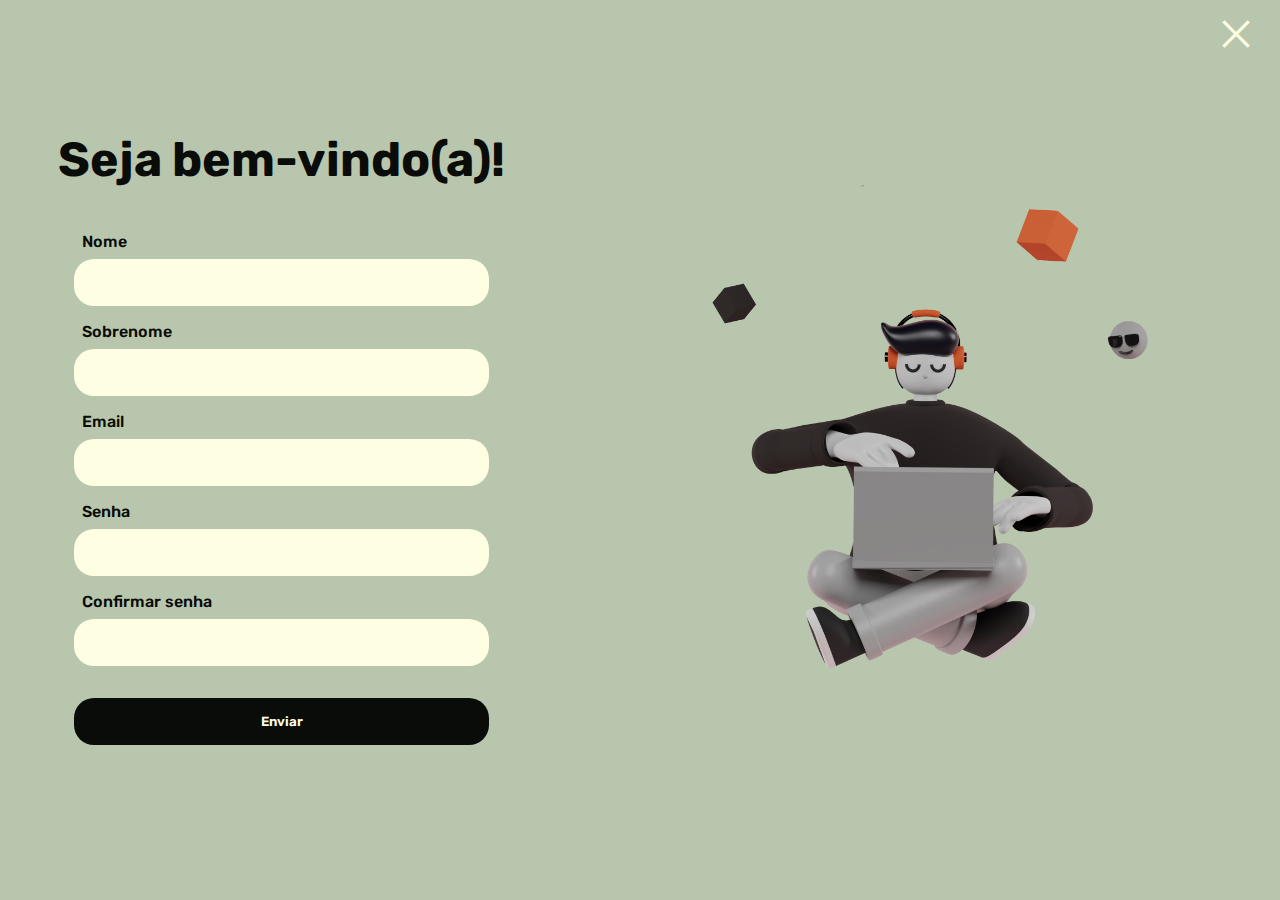
<file: src/main/resources/public/cadastro.html>
<!DOCTYPE html>
<html lang="pt-br">

<head>
  <meta charset="UTF-8" />
  <meta http-equiv="X-UA-Compatible" content="IE=edge" />
  <meta name="viewport" content="width=device-width, initial-scale=1.0" />
  <link rel="shortcut icon" href="./assets/FavIcon.svg" type="image/x-icon" />
  <link rel="preconnect" href="https://fonts.googleapis.com" />
  <link rel="preconnect" href="https://fonts.gstatic.com" crossorigin />
  <link href="https://fonts.googleapis.com/css2?family=Rubik:wght@400;600;700&display=swap" rel="stylesheet" />
  <link href="https://fonts.googleapis.com/css2?family=Material+Symbols+Outlined:wght@700" rel="stylesheet" />
  <link rel="stylesheet" href="./styles/style.css" />
  <link rel="stylesheet" href="./styles/cadastro.css" />
  <title>Chillout | Cadastro</title>
</head>

<body>
  <section class="cadastro">
    <div class="cadastro_form_container">
      <h1 class="cadastro_title">Seja bem-vindo(a)!</h1>
      <form id="cadastro_form" action ="http://localhost:6789/new-user" method="post">
        <p style="margin-bottom: 1%;" class="erro"></p>
        <label for="name">Nome</label>
        <input type="text" id="name" name="name" substituirNome required />

        <label for="surname">Sobrenome</label>
        <input type="text" id="surname" name="surname" substituirSobrenome required />
        
        <label for="email">Email</label>
        <input type="email" id="email" name="email" substituirEmail required />

        <label for="senha">Senha</label>
        <input type="password" id="senha" name="senha" substituirSenha required />

        <label for="senha_confirm">Confirmar senha</label>
        <input type="password" id="confirm" name="confirm" required />

        <input class="btn_cadastrar" type="submit" value="Enviar" />
      </form>
    </div>
    <div class="cadastro_image">
      <img src="./assets/People-Like-Image.png" alt="" />
    </div>
    <a href="./login.html" class="close_cadastro">
      <span class="material-symbols-outlined">close</span>
    </a>
  </section>
</body>

</html>
</file>
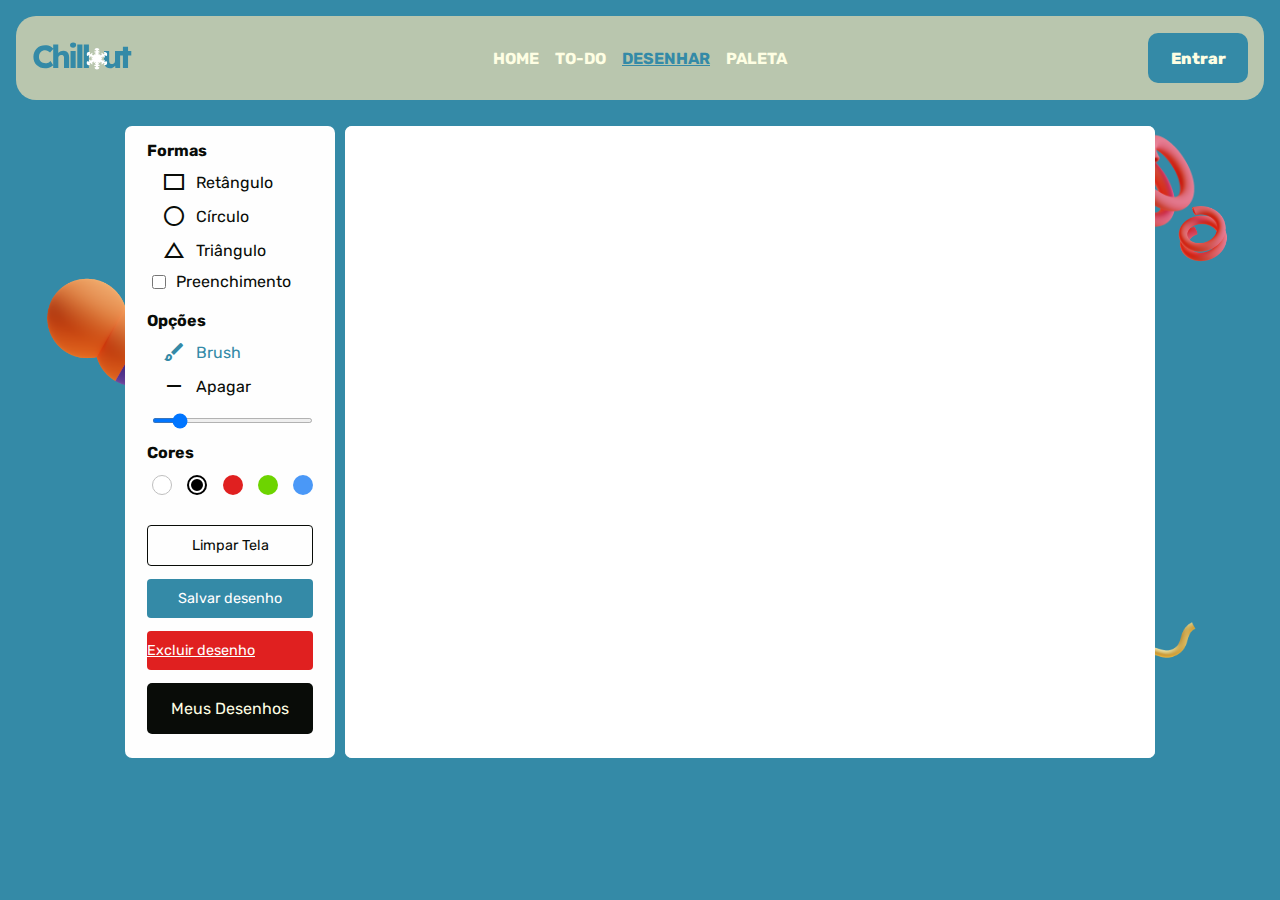
<file: src/main/resources/public/draw.html>
<!DOCTYPE html>
<html lang="pt-br">
<head>
  <meta charset="UTF-8" />
  <meta http-equiv="X-UA-Compatible" content="IE=edge" />
  <meta name="viewport" content="width=device-width, initial-scale=1.0" />
  <link rel="shortcut icon" href="./assets/FavIcon.svg" type="image/x-icon" />
  <link rel="preconnect" href="https://fonts.googleapis.com" />
  <link rel="preconnect" href="https://fonts.gstatic.com" crossorigin />
  <link
          href="https://fonts.googleapis.com/css2?family=Rubik:wght@400;600;700&display=swap"
          rel="stylesheet"
  />
  <link
          href="https://fonts.googleapis.com/css2?family=Material+Symbols+Outlined:opsz,wght@20,400"
          rel="stylesheet"
  />
  <link rel="stylesheet" href="./styles/style.css" />
  <link rel="stylesheet" href="./styles/header.css" />
  <link rel="stylesheet" href="./styles/login.css" />
  <link rel="stylesheet" href="./styles/cadastro.css" />
  <link rel="stylesheet" href="./styles/draw.css" />
  <script src="./scripts/draw.js" defer></script>
  <title>ChillOut | Desenhar</title>
</head>
<body class="body_alterado" onload="carrega()">
<header>
  <div class="logo"><img src="./assets/Logo.svg" alt="logo" /></div>
  <nav>
    <ul class="menu">
      <li class="menu_opcao"><a href="%%./index">Home</a></li>
      <li class="menu_opcao">
        <a href="%%./lista">To-Do</a>
      </li>
      <li class="menu_opcao"><a href="%%./desenhar" class="active">Desenhar</a></li>
      <li class="menu_opcao"><a href="%%./cor">Paleta</a></li>
    </ul>
  </nav>
  <a href="./login.html" class="btn_login">Entrar</a>
</header>
<main>
  <div class="container">
    <section class="tools_board">
      <div class="row">
        <label class="title">Formas</label>
        <ul class="options">
          <li class="option tool" id="rectangle">
            <span class="material-symbols-outlined">rectangle</span>
            <span>Retângulo</span>
          </li>
          <li class="option tool" id="circle">
            <span class="material-symbols-outlined">circle</span>
            <span>Círculo</span>
          </li>
          <li class="option tool" id="triangle">
            <span class="material-symbols-outlined">change_history</span>
            <span>Triângulo</span>
          </li>
          <li class="option">
            <input type="checkbox" id="fill-color" />
            <label for="fill-color">Preenchimento</label>
          </li>
        </ul>
      </div>
      <div class="row">
        <label class="title">Opções</label>
        <ul class="options">
          <li class="option active tool" id="brush">
            <span class="material-symbols-outlined">brush</span>
            <span>Brush</span>
          </li>
          <li class="option tool" id="eraser">
            <span class="material-symbols-outlined">remove</span>
            <span>Apagar</span>
          </li>
          <li class="option">
            <input
                    type="range"
                    id="size-slider"
                    min="1"
                    max="30"
                    value="5"
            />
          </li>
        </ul>
      </div>
      <div class="row colors">
        <label class="title">Cores</label>
        <ul class="options">
          <li class="option"></li>
          <li class="option selected"></li>
          <li class="option"></li>
          <li class="option"></li>
          <li class="option">
            <input type="color" id="color-picker" value="#4A98F7" />
          </li>
        </ul>
      </div>
      <div class="row buttons">
        <button class="clear_canvas">Limpar Tela</button>
        <form>
          <input type="text" name="padraoDesenho" style="display: none">
          <input class="save_drawing" type="submit" value="Salvar desenho">
        </form>
          <a class="del_drawing" href="../deleteDesenho/ ">Excluir desenho</a>
        <a class="drawings" href="./listarDesenhos">Meus Desenhos</a>
      </div>
    </section>
    <section class="drawing_board">
      <canvas></canvas>
    </section>
  </div>
  <img
          src="./assets/Balls-Image.png"
          alt="balls"
          class="drawing_image_balls"
  />
  <img
          src="./assets/Mola1-Image.png"
          alt="line"
          class="drawing_image_mola1"
  />
  <img
          src="./assets/Mola2-Image.png"
          alt="line"
          class="drawing_image_mola2"
  />
  <img
          src="./assets/Line-Image.png"
          alt="line"
          class="drawing_image_line"
  />
</main>

<script src="./scripts/main.js"></script>
<LOADSCRIPT>
</body>
</html>
</file>
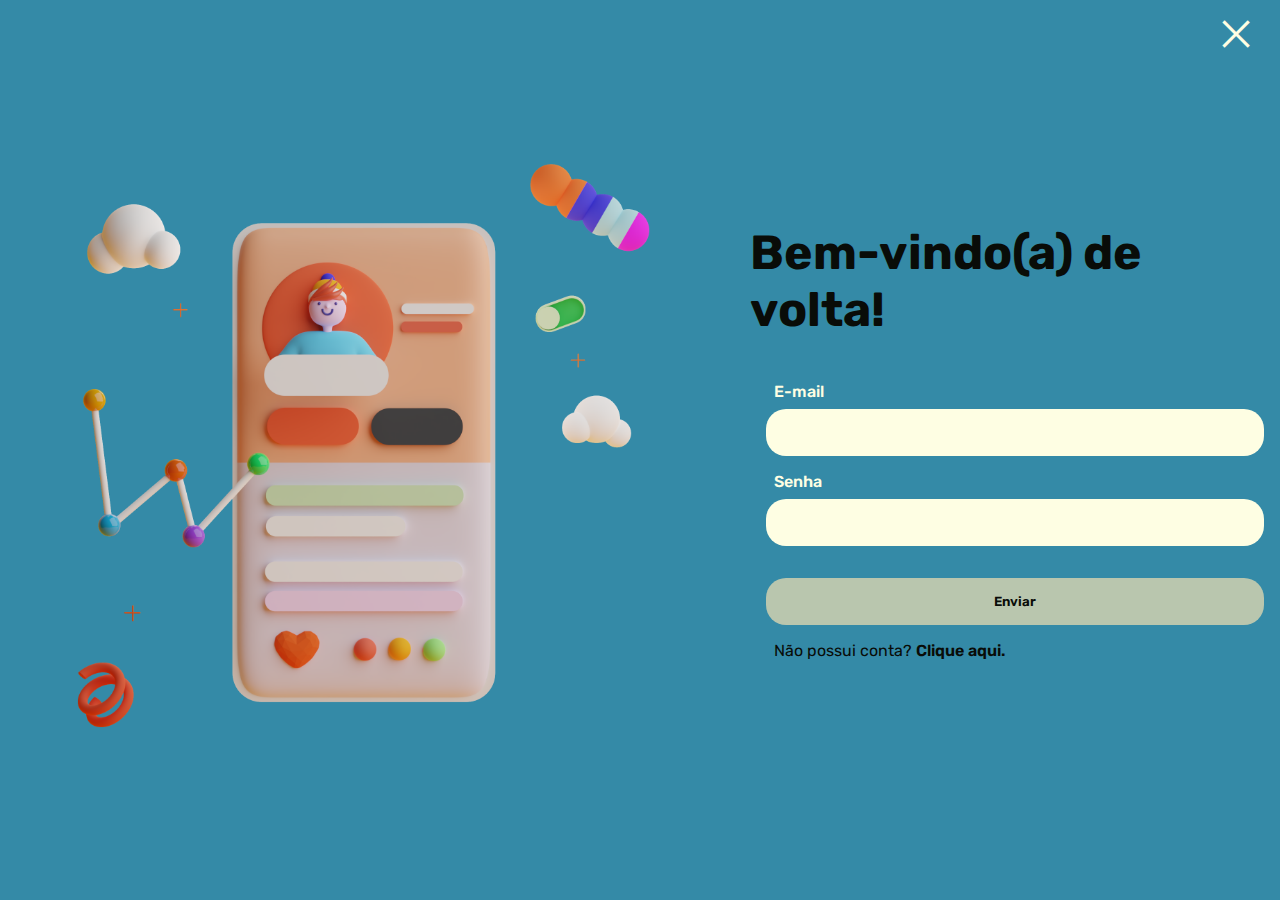
<file: src/main/resources/public/login.html>
<!DOCTYPE html>
<html lang="pt-br">

<head>
  <meta charset="UTF-8" />
  <meta http-equiv="X-UA-Compatible" content="IE=edge" />
  <meta name="viewport" content="width=device-width, initial-scale=1.0" />
  <link rel="shortcut icon" href="./assets/FavIcon.svg" type="image/x-icon" />
  <link rel="preconnect" href="https://fonts.googleapis.com" />
  <link rel="preconnect" href="https://fonts.gstatic.com" crossorigin />
  <link href="https://fonts.googleapis.com/css2?family=Rubik:wght@400;600;700&display=swap" rel="stylesheet" />
  <link href="https://fonts.googleapis.com/css2?family=Material+Symbols+Outlined:wght@700" rel="stylesheet" />
  <link rel="stylesheet" href="./styles/style.css" />
  <link rel="stylesheet" href="./styles/login.css" />
  <title>Chillout | Login</title>
</head>

<body>
  <section class="login">
    <div class="login_image">
      <img src="./assets/Screen-Image.png" alt="" />
    </div>
    <div class="login_form_container">
      <h1 class="login_title">Bem-vindo(a) de volta!</h1>
      <form id="login_form" action ="http://localhost:6789/user" method="post">
        <p style="margin-bottom: 1%;" class="erro"></p>
        <label for="email">E-mail</label>
        <input type="text" id="email" name="email" required />

        <label for="senha">Senha</label>
        <input type="password" id="senha" name="senha" required />

        <input class="btn_logar" type="submit" value="Enviar" />
        <p class="login_info_cadastrar">
          Não possui conta?
          <a href="./cadastro.html" class="link_cadastro">Clique aqui.</a>
        </p>
      </form>
    </div>
    <a href="./index.html" class="close_login">
      <span class="material-symbols-outlined">close</span>
    </a>
  </section>
</body>

</html>
</file>
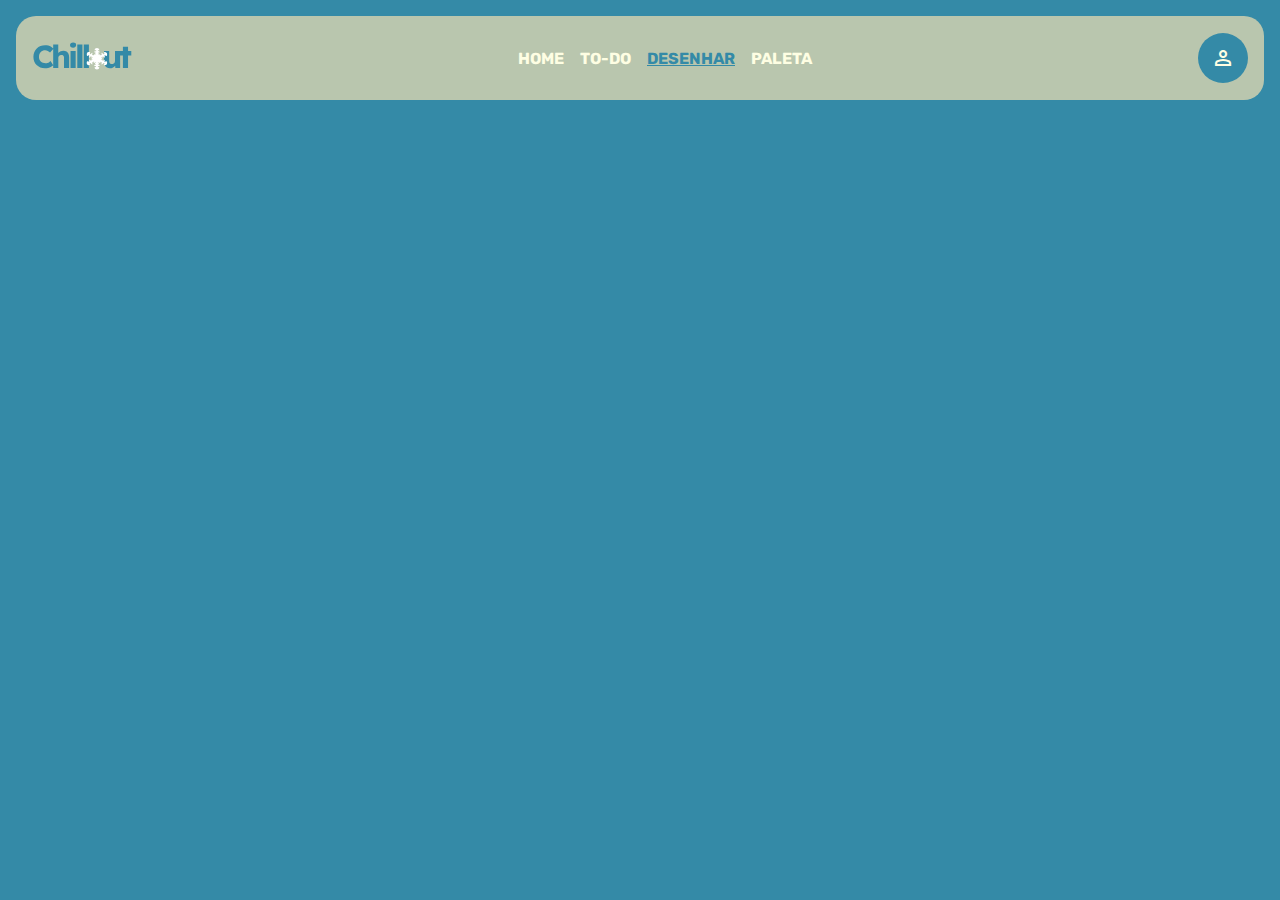
<file: src/main/resources/public/myDrawings.html>
<!DOCTYPE html>
<html lang="pt-br">
  <head>
    <meta charset="UTF-8" />
    <meta http-equiv="X-UA-Compatible" content="IE=edge" />
    <meta name="viewport" content="width=device-width, initial-scale=1.0" />
    <link rel="shortcut icon" href="./assets/FavIcon.svg" type="image/x-icon" />
    <link rel="preconnect" href="https://fonts.googleapis.com" />
    <link rel="preconnect" href="https://fonts.gstatic.com" crossorigin />
    <link
      href="https://fonts.googleapis.com/css2?family=Rubik:wght@400;600;700&display=swap"
      rel="stylesheet"
    />
    <link
      href="https://fonts.googleapis.com/css2?family=Material+Symbols+Outlined:wght@700"
      rel="stylesheet"
    />
    <link rel="stylesheet" href="./styles/style.css" />
    <link rel="stylesheet" href="./styles/header.css" />
    <link rel="stylesheet" href="./styles/draw.css" />
    <title>Chillout | Meus desenhos</title>
  </head>
  <body class="body_alterado">
    <header>
      <div class="logo"><img src="./assets/Logo.svg" alt="logo" /></div>
      <nav>
        <ul class="menu">
          <li class="menu_opcao"><a href="../">Home</a></li>
          <li class="menu_opcao">
            <a href="%%./lista">To-Do</a>
          </li>
          <li class="menu_opcao"><a href="%%./desenhar" class="active">Desenhar</a></li>
          <li class="menu_opcao"><a href="%%./cor">Paleta</a></li>
        </ul>
      </nav>
      <button onclick="window.location.href='./perfil.html'" class="btn_logado">
        <span class="material-symbols-outlined">person</span>
      </button>
    </header>
    <main>
      <section class="drawings_container">
        <DESENHOS>
      </section>
    </main>
  </body>
</html>
</file>
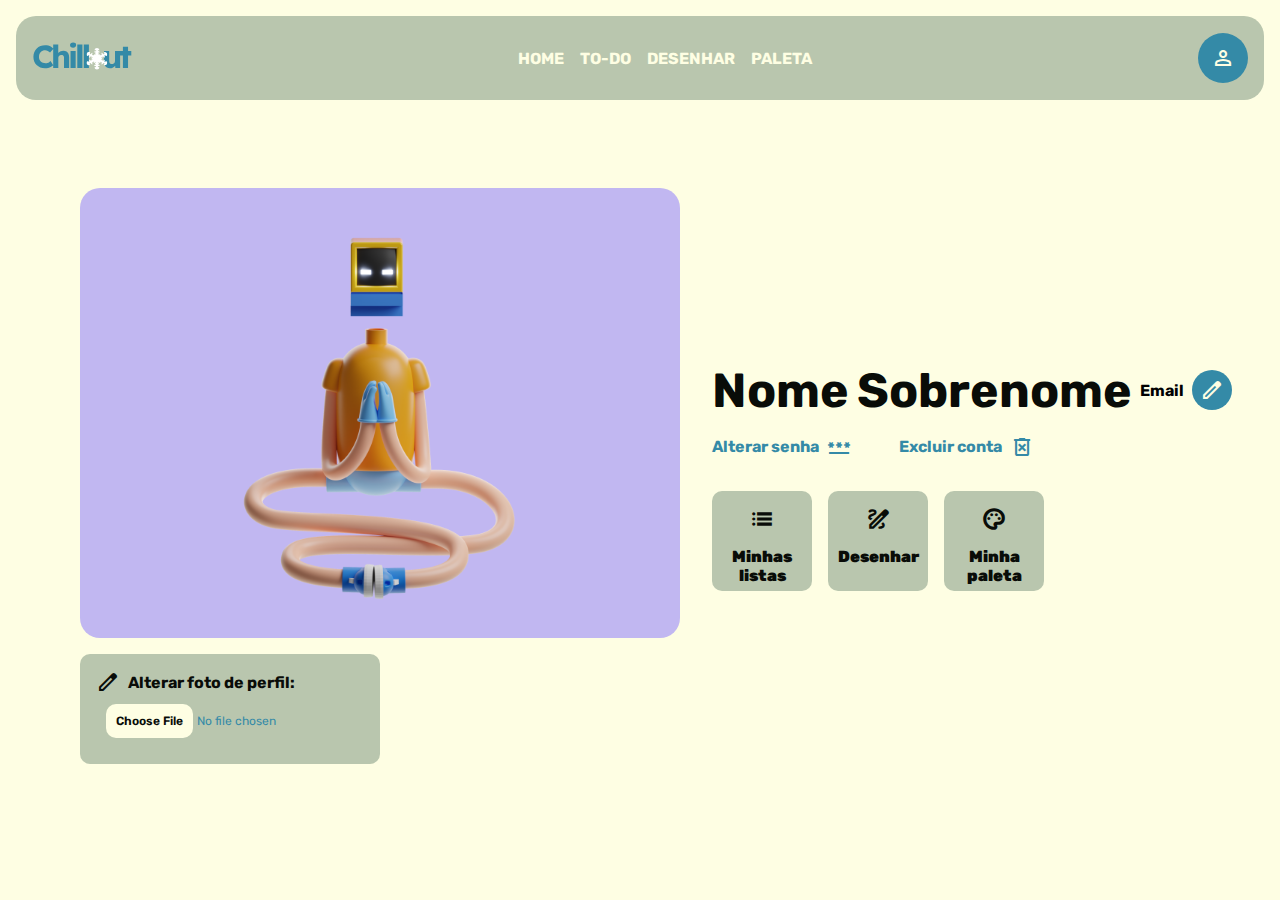
<file: src/main/resources/public/perfil.html>
<!DOCTYPE html>
<html lang="pt-br">

<head>
  <meta charset="UTF-8" />
  <meta http-equiv="X-UA-Compatible" content="IE=edge" />
  <meta name="viewport" content="width=device-width, initial-scale=1.0" />
  <link rel="shortcut icon" href="./assets/FavIcon.svg" type="image/x-icon" />
  <link rel="preconnect" href="https://fonts.googleapis.com" />
  <link rel="preconnect" href="https://fonts.gstatic.com" crossorigin />
  <link href="https://fonts.googleapis.com/css2?family=Rubik:wght@400;600;700&display=swap" rel="stylesheet" />
  <link href="https://fonts.googleapis.com/css2?family=Material+Symbols+Outlined:wght@700" rel="stylesheet" />
  <link rel="stylesheet" href="./styles/style.css" />
  <link rel="stylesheet" href="./styles/header.css" />
  <link rel="stylesheet" href="./styles/perfil.css" />
  <title>Chillout | Perfil</title>
</head>

<body>
  <header>
    <div class="logo"><img src="./assets/Logo.svg" alt="logo" /></div>
    <nav>
      <ul class="menu">
        <li class="menu_opcao"><a href="./index.html">Home</a></li>
        <li class="menu_opcao">
          <a href="http://localhost:6789/valorId/lista">To-Do</a>
        </li>
        <li class="menu_opcao">
          <a href="http://localhost:6789/valorId/desenhar">Desenhar</a>
        </li>
        <li class="menu_opcao">
          <a href="http://localhost:6789/valorId/cor">Paleta</a>
        </li>
      </ul>
    </nav>
    <button class="btn_logado">
      <span class="material-symbols-outlined">person</span>
    </button>
  </header>
  <main class="main_alterado">
    <section class="perfil_image">
      <img src="./assets/Perfil-Image-Default.png" alt="" />
      <div class="alterate_image_container">
        <span href="#" class="alterate_image">
          <span class="material-symbols-outlined">edit</span>
          Alterar foto de perfil:
        </span>
        <form id="user-id">
          <input type="hidden" name="id" value="-1">
        </form>
        <form id="image_form" action="http://localhost:6789/user/changeImg" method="post"
          enctype="multipart/form-data">
          <input type="file" name="alterate_image" id="alterate_image" accept=".png" maxlength="5000000" />
        </form>
      </div>
    </section>
    <section class="infos">
      <div class="username_container_perfil">
        <h1 class="username_perfil">Nome</h1>
        <h1 class="usersurname_perfil">Sobrenome</h1>
        <h4 class="useremail_perfil">Email</h4>
        <span class="material-symbols-outlined">edit</span>
      </div>
      <div class="query_container_perfil">
        <a href="#" class="query alterate_password">Alterar senha
          <span class="material-symbols-outlined">password</span></a>
        <a href="#" class="query delete_account">Excluir conta
          <span class="material-symbols-outlined">delete_forever</span></a>
      </div>
      <ul class="tools_perfil">
        <a href="http://localhost:6789/valorId/lista" class="tool_perfil todo">
          <span class="material-symbols-outlined">list</span>
          <span class="link_perfil_todo">Minhas listas</span>
        </form>
        <a href="http://localhost:6789/valorId/desenhar" class="tool_perfil draw">
          <span class="material-symbols-outlined">draw</span>
          <span class="link_perfil_draw">Desenhar</span>
        </a>
        <a href="http://localhost:6789/valorId/cor" class="tool_perfil palette">
          <span class="material-symbols-outlined">palette</span>
          <span class="link_perfil_palette">Minha paleta</span>
        </a>
      </ul>
    </section>
  </main>
  <section class="pop_up_perfil">
    <form id="perfil_password_form" action="http://localhost:6789/user/changePassword" method="post">
      <p style="margin-bottom: 1%;" class="erro"></p>
      <input type="hidden" name="id" value="-1">
      <label for="password">Senha atual</label>
      <input type="password" name="password" id="password" required />
      <label for="new_password">Nova senha</label>
      <input type="password" name="new_password" id="new_password" required />
      <button class="btn_update_password" type="submit">Alterar senha</button>
      <button class="btn_close_password_form" type="button">
        <span id="close_pass" class="material-symbols-outlined">close</span>
      </button>
    </form>
    <form id="perfil_name_form" action="http://localhost:6789/user/changeInformation" method="post">
      <p style="margin-bottom: 1%;" class="erro"></p>
      <input type="hidden" name="id" value="-1">
      <label for="new_name">Novo nome</label>
      <input type="text" name="new_name" id="new_name" required />
      <label for="new_surname">Novo sobrenome</label>
      <input type="text" name="new_surname" id="new_surname" required />
      <label for="new_email">Novo email</label>
      <input type="text" name="new_email" id="new_email" required />

      <button class="btn_update_name" type="submit">Alterar perfil</button>
      <button class="btn_close_name_form" type="button">
        <span id="close_name" class="material-symbols-outlined">close</span>
      </button>
    </form>
    <form id="perfil_delete_form" action="http://localhost:6789/user/delete" method="post">
      <label for="id">Deseja excluir sua conta?</label>
      <input type="hidden" name="id" id="id" value="-1">
      <input type="submit" name="delete" id="delete" value="Sim" required />
      <button class="btn_close_del_form" type="button">
        <span id="close_del" class="material-symbols-outlined">close</span>
      </button>
    </form>
  </section>

  <script src="./scripts/main.js"></script>
  <script src="./scripts/perfil.js"></script>
</body>

</html>
</file>
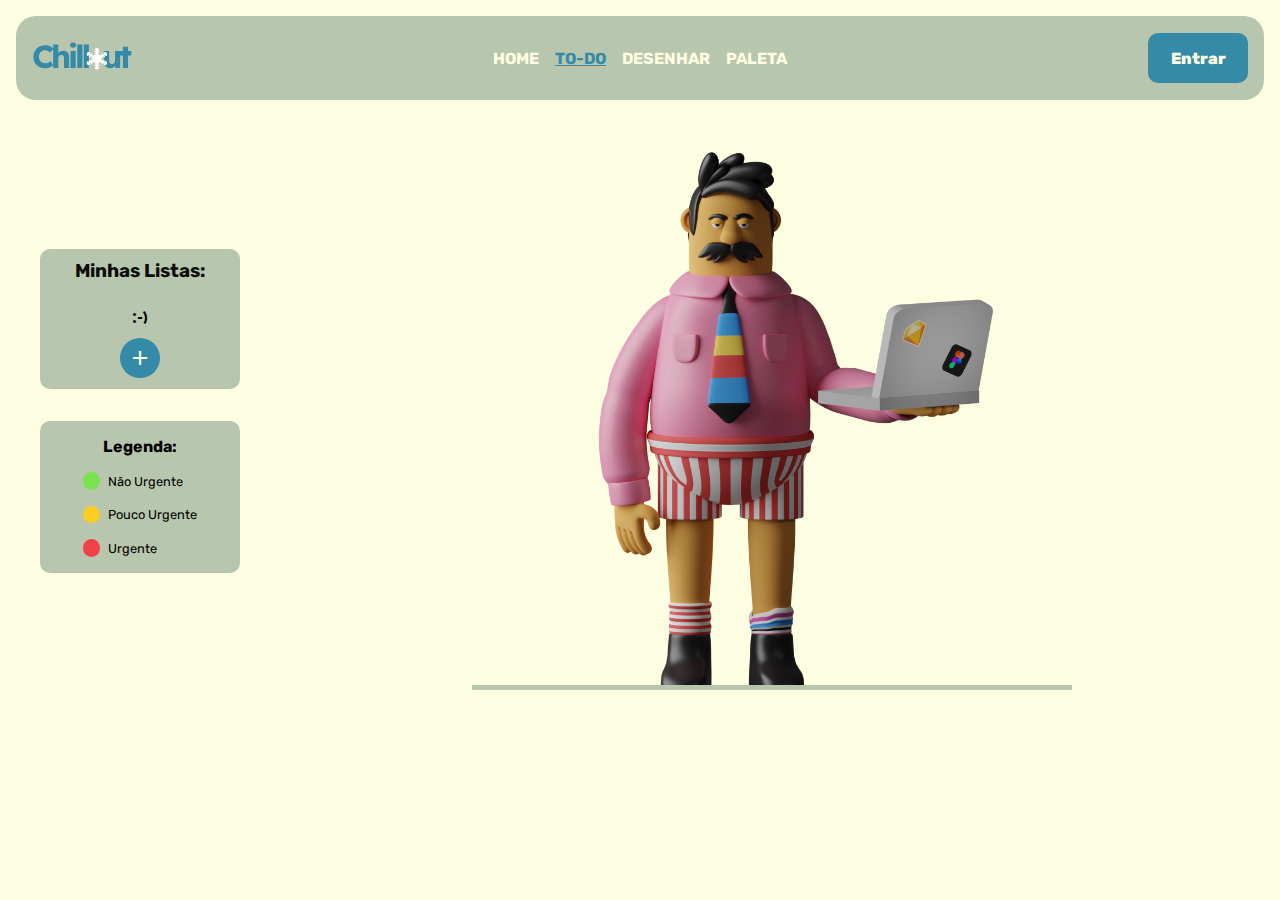
<file: src/main/resources/public/todo.html>
<!DOCTYPE html>
<html lang="pt-br">

<head>
  <meta charset="UTF-8" />
  <meta http-equiv="X-UA-Compatible" content="IE=edge" />
  <meta name="viewport" content="width=device-width, initial-scale=1.0" />
  <link rel="shortcut icon" href="./assets/FavIcon.svg" type="image/x-icon" />
  <link rel="preconnect" href="https://fonts.googleapis.com" />
  <link rel="preconnect" href="https://fonts.gstatic.com" crossorigin />
  <link href="https://fonts.googleapis.com/css2?family=Rubik:wght@400;600;700&display=swap" rel="stylesheet" />
  <link href="https://fonts.googleapis.com/css2?family=Material+Symbols+Outlined:wght@700" rel="stylesheet" />
  <link rel="stylesheet" href="./styles/style.css" />
  <link rel="stylesheet" href="./styles/header.css" />
  <link rel="stylesheet" href="./styles/todo.css" />
  <title>Chillout | To-Do</title>
</head>

<body>
  <header>
    <div class="logo"><img src="./assets/Logo.svg" alt="logo" /></div>
    <nav>
      <ul class="menu">
        <li class="menu_opcao"><a href="./index.html">Home</a></li>
        <li class="menu_opcao"><a href="#" class="active">To-Do</a></li>
        <li class="menu_opcao"><a href="./draw.html">Desenhar</a></li>
        <li class="menu_opcao"><a href="./paleta.html">Paleta</a></li>
      </ul>
    </nav>
    <a href="./login.html" class="btn_login">Entrar</a>
  </header>
  <main class="main_alterado">
    <section class="infos_left">
      <div class="lists">
        <h3 class="lists_title" style="text-align: center;">Minhas Listas:</h3>
        <ul class="lists_itens" id="lists">
          <span class="material-symbols-outlined" style="text-align: center;">emoticon</span>
          <button class="btn_add_list" id="btn_add_list" style="height: 40px; width: 40px;">
            <span class="material-symbols-outlined" style="text-align: center;">add</span>
          </button>
        </ul>
      </div>
      <div class="subtitle">
        <h4 class="subtitle_title">Legenda:</h4>
        <ul class="subtitle_itens">
          <li class="subtitle_item">
            <div class="subtitle_circle c1"></div>
            Não Urgente
          </li>
          <li class="subtitle_item">
            <div class="subtitle_circle c2"></div>
            Pouco Urgente
          </li>
          <li class="subtitle_item">
            <div class="subtitle_circle c3"></div>
            Urgente
          </li>
        </ul>
      </div>
    </section>
    <section class="list">
      <img src="./assets/Man-Notebook-Image.png" alt="Personagem segurando notebook" class="list_empty_image" />
      <div class="tasks_list">
        <!--Add task-->
      </div>
    </section>
  </main>
  <section class="list_cadastro">
    <form id="list_cadastro_form" action="http://localhost:6789/valorId/nova-lista" method="get">
      <label for="title" style="margin: 1%;">Defina o título da nova lista de tarefas</label>
      <p style="margin-left: 3%; margin-bottom: 1%;" class="erro"></p>
      <input type="text" name="title" id="title" required />
      <button class="btn_create_list" type="submit">Criar Lista</button>
      <button class="btn_close_list_cadastro" type="button">
        <span class="material-symbols-outlined">close</span>
      </button>
    </form>
  </section>
  <section class="task_cadastro">
    <form id="task_cadastro_form" action="http://localhost:6789/valorId/nova-tarefa/id_lista" method="get">
      <h2 style="color: #fefee3; font-size: xxx-large; margin-bottom: 10px;">Criar nova Tarefa</h2>
      <label class="urgency">Urgência</label>
      <select name="urgency">
        <option class="nao-emergencia" value="nao-emergencia">
          Não Urgente
        </option>
        <option class="pouca-emergencia" value="pouca-emergencia">
          Pouco Urgente
        </option>
        <option class="emergencia" value="emergencia">Urgente</option>
      </select>
      <label class="description" for="description_task">Descrição</label>
      <p style="margin-left: 3%; margin-bottom: 1%;" class="erro"></p>
      <input type="text" id="description_task" name="description_task" required />
      <button class="btn_create_task" type="submit">Criar Tarefa</button>
      <button class="btn_close_task_cadastro" type="button">
        <span class="material-symbols-outlined">close</span>
      </button>
    </form>
  </section>
  <script src="./scripts/main.js"></script>
  <script src="./scripts/todo.js"></script>
</body>

</html>
</file>
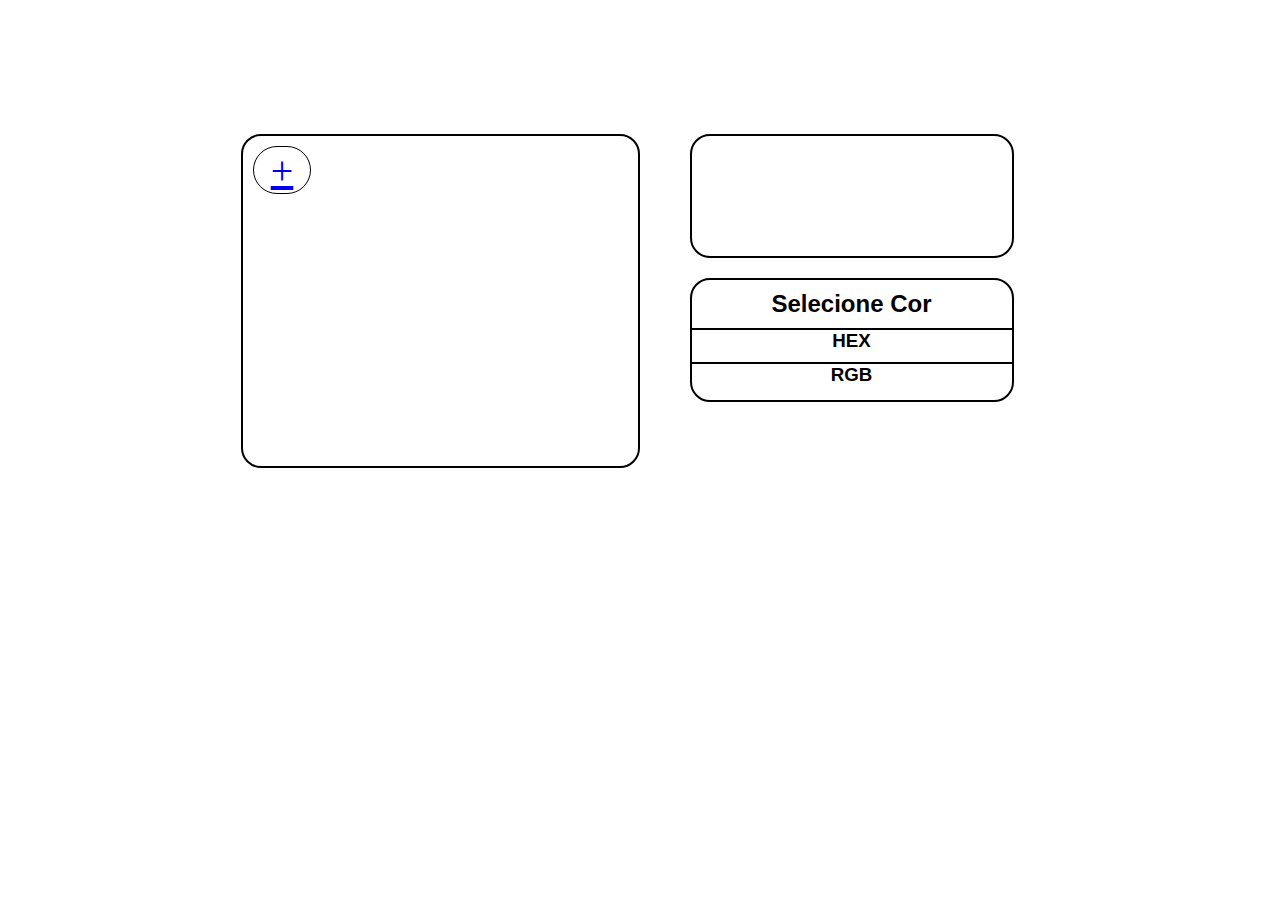
<file: src/main/resources/public/cores/cores.html>
<html lang="en"><head>
    <meta charset="UTF-8">
    <meta http-equiv="X-UA-Compatible" content="IE=edge">
    <meta name="viewport" content="width=device-width, initial-scale=1.0">
    <title>Chillout - Cores</title>
</head>
<body>
<input type="hidden" id="msg" name="msg" value="">
<style>
        #gridprincipal{
    text-align: center;
    padding: 0px;
    padding-top: 10%;
}
#lateral{
    display: inline-block;
    padding: 0px;
    width: 375px;
    vertical-align: top;
}
#gridcores{
    margin-right: 20px;
    width: 375px;
    height: 320px;
    background: white;
    border-style: solid;
    border-color: black;
    border-width: 2px;
    border-radius: 20px;
    padding: 5px 10px;
    display: inline-block;
    text-align: left;
}
.cor{
    margin-top: 5px;
    margin-right: 30px;
    display: inline-block;
    width: 56px;
    height: 46px;
    border: solid black 1px;
    border-radius: 34.5px;
    background: #5482DB;
    margin-bottom: 15px;
    cursor: pointer;
    vertical-align: top;

}
.adccor{
    background: none;
}
.adccor > span {
    display: block;
    text-align: center;
    font-size: 40px;
}
#selectcolor{
    width: 300px;
    height: 110px;
    background: white;
    border-style: solid;
    border-color: black;
    border-width: 2px;
    border-radius: 20px;
    padding: 5px 10px;
    display: inline-block;
    margin-bottom: 20px;
}
.box{
    vertical-align: top;
}
#colorinfo{
    width: 320px;
    height: 120px;
    background: white;
    border-style: solid;
    border-color: black;
    border-width: 2px;
    border-radius: 20px;
    padding: 5px 10px;
    display: inline-block;
    padding: 0px;
}

h3{
    border-style: solid;
    border-color: black;
    border-width: 0px;
    border-top: 2px solid black;
    font-family: Arial, Helvetica, sans-serif;
    margin-bottom: 10px;
    margin-top: 10px;
}
h2{
    margin-top: 10px;
    margin-bottom: 5px;
    font-family: Arial, Helvetica, sans-serif;
}
#editBotoes{
    font-family: Arial, Helvetica, sans-serif;
}
.botao{
    display: none;
    width: 140px;
    height: 60px;
    margin-top: 20px;
    background: white;
    border-style: solid;
    border-color: black;
    border-width: 2px;
    border-radius: 10px;
    font-size: 25px;
    cursor: pointer;
}
.botao:hover{
    box-shadow: inset 0 0 10px #292928;
}
#editar{
    background-color: orange;
    margin-right: 25px;
}
#remover{
    background-color: red;
}
.botao > span{
    text-align: center;
    display: block;
    margin-top: 15px;
}
.cor:hover{
    border: solid red 1px;
    box-shadow: inset 0 0 10px #292928;
}

#menuConteudo  button {
    display: block;
    width: 40%;
    height: 40px;
    margin: 20px auto;
    background: linear-gradient(to right, #5947ff 5%, #3e1ac2 60%);
    color: white;
    border: 0;
    cursor: pointer;
    border-radius: 9px;
    padding: 6px 10px;
}

#menuConteudo  button:hover {
    background: linear-gradient( to right, #9c68fd 10%, #4e2ec0 90%);
    border: 1px solid black;
}
#menuNovaCor {
    display: none;
    background: rgba(0, 0, 0, 0.5);
    position: fixed;
    top: 0;
    left: 0;
    width: 100%;
    height: 100%;
}

#menu {
    border-radius: 4px;
    width: 100%;
    max-width: 300px;
    height: 100%;
    max-height: 400px;
    margin: 10% auto;
    padding: 20px;
    background: white;
    position: relative;
    font-family: Arial, Helvetica, sans-serif;
}
.menuFecha{
    color: #000;
    font-weight: bolder;
    font-size: 20px;
    position: absolute;
    top: 5px;
    right: 10px;
    cursor: pointer;
}
.menuFecha:hover{
    color: #3e1ac2
}

#menuConteudo h2{
    margin-left: 20px;

}
#menuConteudo input{
    margin-left: 20px;
    width: 70%;

}
.menuTitle{
    text-align: center;
    text-decoration: underline;
}
    </style>
<div id="main">
    <div id="gridprincipal" class="box">
        <div id="gridcores">
            <CORES>
            <a href="/cor/criar" id="corbut" class="cor adccor">
                <span>+</span>
            </a>
        </div>
        <div id="lateral">
            <div id="selectcolor" class="box" style="background: none; box-shadow: none;">

            </div>
            <div id="colorinfo" class="box">
                <h2 id="corNome">Selecione Cor</h2>
                <h3 id="corHex">HEX</h3>
                <h3 id="corRGB">RGB</h3>
            </div>
            <BOTOES>
        </div>

    </div>
</div>
</body></html>
</file>
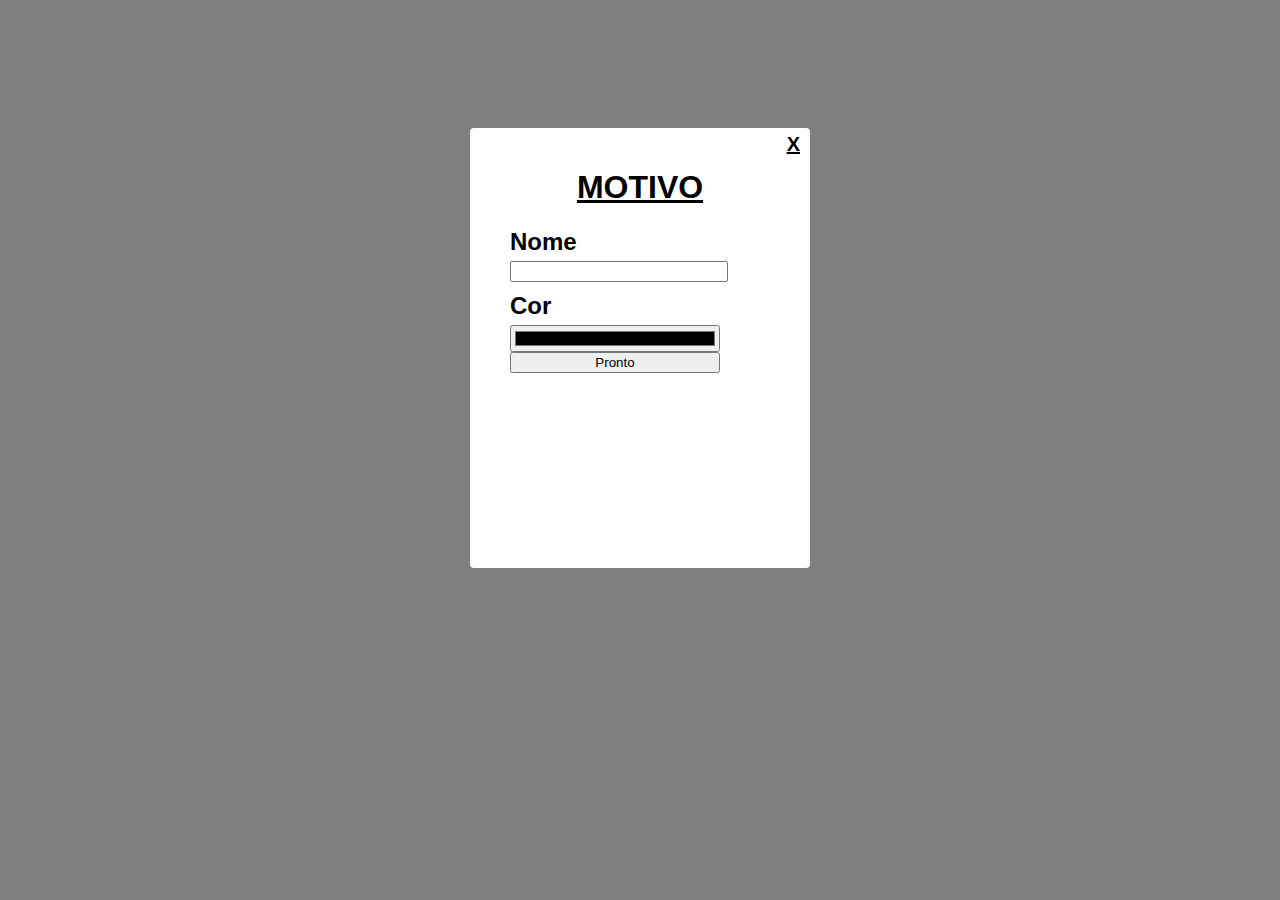
<file: src/main/resources/public/cores/coresinserir.html>
<!DOCTYPE html>
<html lang="en">
<head>
  <meta charset="UTF-8">
  <title><html lang="en"><head>
    <meta charset="UTF-8">
    <meta http-equiv="X-UA-Compatible" content="IE=edge">
    <meta name="viewport" content="width=device-width, initial-scale=1.0">
    <title>Chillout - Cores</title>
</head>
<body>
<style>
        #gridprincipal{
    text-align: center;
    padding: 0px;
    padding-top: 10%;
}
#lateral{
    display: inline-block;
    padding: 0px;
    width: 375px;
    vertical-align: top;
}
#gridcores{
    margin-right: 20px;
    width: 375px;
    height: 320px;
    background: white;
    border-style: solid;
    border-color: black;
    border-width: 2px;
    border-radius: 20px;
    padding: 5px 10px;
    display: inline-block;
    text-align: left;
}
.cor{
    margin-top: 5px;
    margin-right: 30px;
    display: inline-block;
    width: 56px;
    height: 46px;
    border: solid black 1px;
    border-radius: 34.5px;
    background: #5482DB;
    margin-bottom: 15px;
    cursor: pointer;
    vertical-align: top;

}
.adccor{
    background: none;
}
.adccor > span {
    display: block;
    text-align: center;
    font-size: 40px;
}
#selectcolor{
    width: 300px;
    height: 110px;
    background: white;
    border-style: solid;
    border-color: black;
    border-width: 2px;
    border-radius: 20px;
    padding: 5px 10px;
    display: inline-block;
    margin-bottom: 20px;
}
.box{
    vertical-align: top;
}
#colorinfo{
    width: 320px;
    height: 120px;
    background: white;
    border-style: solid;
    border-color: black;
    border-width: 2px;
    border-radius: 20px;
    padding: 5px 10px;
    display: inline-block;
    padding: 0px;
}

h3{
    border-style: solid;
    border-color: black;
    border-width: 0px;
    border-top: 2px solid black;
    font-family: Arial, Helvetica, sans-serif;
    margin-bottom: 10px;
    margin-top: 10px;
}
h2{
    margin-top: 10px;
    margin-bottom: 5px;
    font-family: Arial, Helvetica, sans-serif;
}
#editBotoes{
    font-family: Arial, Helvetica, sans-serif;
}
.botao{
    display: none;
    width: 140px;
    height: 60px;
    margin-top: 20px;
    background: white;
    border-style: solid;
    border-color: black;
    border-width: 2px;
    border-radius: 10px;
    font-size: 25px;
    cursor: pointer;
}
.botao:hover{
    box-shadow: inset 0 0 10px #292928;
}
#editar{
    background-color: orange;
    margin-right: 25px;
}
#remover{
    background-color: red;
}
.botao > span{
    text-align: center;
    display: block;
    margin-top: 15px;
}
.cor:hover{
    border: solid red 1px;
    box-shadow: inset 0 0 10px #292928;
}

#menuConteudo  button {
    display: block;
    width: 40%;
    height: 40px;
    margin: 20px auto;
    background: linear-gradient(to right, #5947ff 5%, #3e1ac2 60%);
    color: white;
    border: 0;
    cursor: pointer;
    border-radius: 9px;
    padding: 6px 10px;
}

#menuConteudo  button:hover {
    background: linear-gradient( to right, #9c68fd 10%, #4e2ec0 90%);
    border: 1px solid black;
}
#menuNovaCor {
    display: none;
    background: rgba(0, 0, 0, 0.5);
    position: fixed;
    top: 0;
    left: 0;
    width: 100%;
    height: 100%;
}

#menu {
    border-radius: 4px;
    width: 100%;
    max-width: 300px;
    height: 100%;
    max-height: 400px;
    margin: 10% auto;
    padding: 20px;
    background: white;
    position: relative;
    font-family: Arial, Helvetica, sans-serif;
}
.menuFecha{
    color: #000;
    font-weight: bolder;
    font-size: 20px;
    position: absolute;
    top: 5px;
    right: 10px;
    cursor: pointer;
}
.menuFecha:hover{
    color: #3e1ac2
}

#menuConteudo h2{
    margin-left: 20px;

}
#menuConteudo input{
    margin-left: 20px;
    width: 70%;

}
.menuTitle{
    text-align: center;
    text-decoration: underline;
}
    </style>
<div id="main">
  <div id="menuNovaCor" style="display: block;">
    <div id="menu">
      <div id="menuConteudo">
        <h1 class="menuTitle">MOTIVO</h1>
        <form>
        <a href="lista" class="menuFecha">X</a>
        <h2>Nome</h2>
        <input type="text" name="nome" class="nomeCor">
        <h2>Cor</h2>
        <input type="color" class="corCor" name="corInput" id="">
        <input type="submit" value="Pronto" class="buttonForm">
        </form>
      </div>
    </div>
  </div>
</div>
  
</body></html></title>
</head>
<body>

</body>
</html>
</file>
<file: src/main/resources/public/styles/style.css>
:root {
  --base-color: #fefee3;
  --primary-color: #b9c6ae;
  --second-color: #348aa7;
  --text-color: #090c08;

  --rubik: "Rubik", sans-serif;
}

* {
  margin: 0;
  padding: 0;
  box-sizing: border-box;
  -webkit-font-smoothing: antialiased;
  -moz-osx-font-smoothing: grayscale;
  font-family: var(--rubik);
}

body {
  background-color: var(--base-color);
}

*::-webkit-scrollbar {
  width: 1rem;
}

*::-webkit-scrollbar-track {
  background: transparent;
}

*::-webkit-scrollbar-thumb {
  background-color: var(--primary-color);
  border: none;
}

.primary {
  color: var(--primary-color);
}

.secondary {
  color: var(--second-color);
}

h1 {
  color: var(--text-color);
  font-size: 3rem;
}

h2,
h3 {
  color: var(--text-color);
}

p {
  color: var(--text-color);
}

main {
  margin: 0 1rem;
  display: flex;
  flex-direction: column;
}

ul {
  list-style: none;
}
</file>
<file: src/main/resources/public/styles/cadastro.css>
.cadastro {
  align-items: center;
  background: var(--primary-color);
  display: flex;
  height: 100%;
  justify-content: space-around;
  position: absolute;
  width: 100%;
  z-index: 100;
  top: 0;
}

.cadastro_image img {
  width: 600px;
}

.cadastro_form_container {
  display: flex;
  flex-direction: column;
  gap: 1rem;
  justify-content: center;
}

.cadastro_title {
  color: var(--text-color);
}

#cadastro_form {
  display: flex;
  flex-direction: column;
  padding: 1rem;
}

#cadastro_form label {
  color: var(--text-color);
  font-weight: 550;
  padding: 0.5rem;
}

#cadastro_form input {
  background: var(--base-color);
  border: none;
  border-radius: 20px;
  color: var(--text-color);
  margin-bottom: 0.5rem;
  outline: none;
  padding: 1rem;
  width: 100%;
}

#cadastro_form .btn_cadastrar {
  background: var(--text-color);
  color: var(--base-color);
  cursor: pointer;
  font-weight: 600;
  margin-top: 1.5rem;
  transition: all 0.3s;
}

#cadastro_form .btn_cadastrar:hover {
  background: var(--base-color);
  color: var(--text-color);
}

.close_cadastro {
  background: var(--primary-color);
  border: none;
  color: var(--base-color);
  cursor: pointer;
  outline: none;
  position: absolute;
  right: 20px;
  top: 10px;
  transition: all 0.3s;
}

.close_cadastro:hover {
  color: var(--text-color);
}

.close_cadastro span {
  font-size: 3rem;
}
</file>
<file: src/main/resources/public/styles/header.css>
header {
  align-items: center;
  background: var(--primary-color);
  border-radius: 20px;
  display: flex;
  justify-content: space-between;
  margin: 1rem;
  padding: 1rem;
}

.logo > img {
  height: 3rem;
  max-width: 100px;
}

.menu {
  align-items: center;
  display: flex;
  gap: 1rem;
  justify-content: center;
}

.menu_opcao a {
  color: var(--base-color);
  text-decoration: none;
  text-transform: uppercase;
  font-weight: bold;
  transition: all 0.3s;
}

.menu_opcao a:hover {
  color: var(--second-color);
}

.menu_opcao a.active {
  color: var(--second-color);
  text-decoration: underline;
}

.btn_login {
  align-items: center;
  background: var(--second-color);
  border: none;
  border-radius: 10px;
  color: var(--base-color);
  cursor: pointer;
  display: flex;
  font-weight: 800;
  height: 50px;
  justify-content: center;
  outline: none;
  padding: 0.5rem;
  text-decoration: none;
  transition: 0.3s;
  width: 100px;
}

.btn_login:hover {
  background-color: var(--base-color);
  color: var(--second-color);
}

.btn_logado {
  align-items: center;
  background: var(--second-color);
  border: none;
  border-radius: 50%;
  color: var(--base-color);
  cursor: pointer;
  display: flex;
  font-weight: 800;
  height: 50px;
  justify-content: center;
  outline: none;
  padding: 0.5rem;
  transition: all 0.3s;
  width: 50px;
}

.btn_logado:hover {
  background-color: var(--base-color);
  color: var(--second-color);
}
</file>
<file: src/main/resources/public/styles/login.css>
.login {
  align-items: center;
  background: var(--second-color);
  display: flex;
  height: 100%;
  justify-content: space-around;
  position: absolute;
  width: 100%;
  z-index: 100;
  top: 0;
}

.login_image img {
  width: 750px;
}

.login_form_container {
  display: flex;
  flex-direction: column;
  gap: 1rem;
  justify-content: center;
}

.login_title {
  color: var(--text-color);
}

#login_form {
  display: flex;
  flex-direction: column;
  padding: 1rem;
}

#login_form label {
  color: var(--base-color);
  font-weight: 550;
  padding: 0.5rem;
}

#login_form input {
  background: var(--base-color);
  border: none;
  border-radius: 20px;
  color: var(--text-color);
  margin-bottom: 0.5rem;
  outline: none;
  padding: 1rem;
  width: 100%;
}

#login_form .btn_logar {
  background: var(--primary-color);
  font-weight: 600;
  cursor: pointer;
  margin-top: 1.5rem;
  transition: all 0.3s;
}

#login_form .btn_logar:hover {
  background: var(--base-color);
}

.close_login {
  background: var(--second-color);
  border: none;
  color: var(--base-color);
  cursor: pointer;
  outline: none;
  position: absolute;
  right: 20px;
  top: 10px;
  transition: all 0.3s;
}

.close_login:hover {
  color: var(--primary-color);
}

.close_login span {
  font-size: 3rem;
}

.login_info_cadastrar {
  color: var(--text-color);
  margin-top: 0.5rem;
  padding: 0 0.5rem;
}

.login_info_cadastrar a {
  color: var(--text-color);
  font-weight: 600;
  text-decoration: none;
  transition: all 0.3s;
}

.login_info_cadastrar a:hover {
  color: var(--base-color);
}
</file>
<file: src/main/resources/public/styles/draw.css>
.body_alterado {
  background: var(--second-color);
}

main {
  display: flex;
  align-items: center;
  justify-content: center;
  min-width: 90vw;
  position: relative;
}

.container {
  display: flex;
  width: 100%;
  gap: 10px;
  padding: 10px;
  max-width: 1050px;
}

section {
  background: #fefefe;
  border-radius: 7px;
}

.tools_board {
  width: 210px;
  padding: 15px 22px 0;
}

.tools_board .row {
  margin-bottom: 20px;
}

.tools_board .row .title {
  color: var(--text-color);
  font-weight: 700;
}

.row .options {
  list-style: none;
  margin: 10px 0 0 5px;
}

.row .options .option {
  display: flex;
  cursor: pointer;
  align-items: center;
  margin-bottom: 10px;
}

.option :where(span, label) {
  color: var(--text-color);
  cursor: pointer;
  padding-left: 10px;
}

.option:is(:hover, .active) :where(span, label) {
  color: var(--second-color);
}

.option #fill-color {
  cursor: pointer;
  height: 14px;
  width: 14px;
}

#fill-color:checked ~ label {
  color: var(--second-color);
}

.option #size-slider {
  width: 100%;
  height: 5px;
  margin-top: 10px;
}

.colors .options {
  display: flex;
  justify-content: space-between;
}

.colors .option {
  height: 20px;
  width: 20px;
  border-radius: 50%;
  margin-top: 3px;
  position: relative;
}

.colors .option:nth-child(1) {
  background-color: #fff;
  border: 1px solid #bfbfbf;
}

.colors .option:nth-child(2) {
  background-color: #000;
}

.colors .option:nth-child(3) {
  background-color: #e02020;
}

.colors .option:nth-child(4) {
  background-color: #6dd400;
}

.colors .option:nth-child(5) {
  background-color: #4a98f7;
}

.colors .option.selected::before {
  position: absolute;
  content: "";
  top: 50%;
  left: 50%;
  height: 12px;
  width: 12px;
  background: inherit;
  border-radius: inherit;
  border: 2px solid #fff;
  transform: translate(-50%, -50%);
}

.colors .option:first-child.selected::before {
  border-color: #ccc;
}

.option #color-picker {
  opacity: 0;
  cursor: pointer;
}

.buttons button {
  width: 100%;
  color: #fff;
  border: none;
  outline: none;
  padding: 11px 0;
  font-size: 0.9rem;
  margin-bottom: 13px;
  background: none;
  border-radius: 4px;
  cursor: pointer;
}

.buttons .clear_canvas {
  color: var(--text-color);
  border: 1px solid var(--text-color);
  transition: all 0.3s ease;
}

.clear_canvas:hover {
  color: #fff;
  background: var(--text-color);
}

.buttons {
  display: flex;
  flex-direction: column;
}

.buttons .save_drawing {
  background: var(--second-color);
  border: 1px solid var(--second-color);
  transition: 0.3s;
  width: 100%;
  color: #fff;
  border: none;
  outline: none;
  padding: 11px 0;
  font-size: 0.9rem;
  margin-bottom: 13px;
  border-radius: 4px;
  cursor: pointer;
}

.buttons .del_drawing {
  background: #e02020;
  border: 1px solid var(--second-color);
  transition: 0.3s;
  width: 100%;
  color: #fff;
  border: none;
  outline: none;
  padding: 11px 0;
  font-size: 0.9rem;
  margin-bottom: 13px;
  border-radius: 4px;
  cursor: pointer;
}

.buttons .save_drawing:hover,
.buttons .del_drawing:hover {
  opacity: 0.8;
}

.buttons .drawings {
  background: var(--text-color);
  border-radius: 5px;
  color: var(--base-color);
  padding: 1rem;
  text-decoration: none;
  text-align: center;
  transition: all 0.3s;
}

.buttons .drawings:hover {
  background: var(--primary-color);
  color: var(--text-color);
}

.drawing_board {
  flex: 1;
  overflow: hidden;
}

.drawing_board canvas {
  width: 100%;
  height: 100%;
}

.drawing_image_balls {
  position: absolute;
  left: -10px;
  width: 300px;
  top: 100px;
  z-index: -99;
}

.drawing_image_mola2 {
  position: absolute;
  right: -10px;
  top: 50px;
  width: 150px;
  z-index: -99;
}

.drawing_image_mola1 {
  position: absolute;
  right: -10px;
  top: -50px;
  width: 250px;
  z-index: -99;
}

.drawing_image_line {
  bottom: 0px;
  position: absolute;
  right: 50px;
  width: 200px;
  z-index: -99;
}

.drawings_container {
  background: var(--second-color);
  display: flex;
  flex-wrap: wrap;
  gap: 2rem;
  height: 100%;
  margin: 1rem;
  width: 100%;
}

.drawing {
  background: var(--primary-color);
  border-radius: 5px;
  padding: 1rem 2rem 2rem;
}

.drawing img {
  width: 200px;
}
</file>
<file: src/main/resources/public/styles/perfil.css>
.main_alterado {
  align-items: center;
  display: flex;
  flex-direction: row;
  gap: 2rem;
  height: 80vh;
  margin: 0 5rem;
}

.perfil_image {
  display: flex;
  flex-direction: column;
}

.perfil_image img {
  border-radius: 20px;
  max-width: 600px;
  max-height: 500px;
}

.alterate_image_container {
  background: var(--primary-color);
  border-radius: 10px;
  color: var(--base-color);
  display: flex;
  flex-direction: column;
  margin-top: 1rem;
  padding: 1rem;
  width: 300px;
}

.alterate_image {
  align-items: center;
  border-radius: 10px;
  border: none;
  color: var(--text-color);
  display: flex;
  font-weight: 700;
  gap: 0.5rem;
  text-decoration: none;
  transition: all 0.3s;
}

input[type="file"] {
  border: none;
  color: var(--second-color);
  font-size: 12px;
  padding: 10px;
}

input[type="file"]::-webkit-file-upload-button {
  background-color: var(--base-color);
  border: none;
  border-radius: 10px;
  color: var(--text-color);
  font-family: var(--rubik);
  font-weight: 600;
  font-size: 12px;
  padding: 10px;
  cursor: pointer;
  transition: 0.3s;
}

input[type="file"]::-webkit-file-upload-button:hover {
  background-color: var(--text-color);
  color: var(--base-color);
}

.infos {
  display: flex;
  flex-direction: column;
  justify-content: center;
}

.username_container_perfil {
  align-items: center;
  display: flex;
  gap: 0.5rem;
}

.username_container_perfil span {
  background: var(--second-color);
  border-radius: 50%;
  color: var(--base-color);
  cursor: pointer;
  padding: 0.5rem;
  transition: 0.3s;
}

.username_container_perfil span:hover {
  background: var(--text-color);
}

.query_container_perfil {
  display: flex;
  gap: 3rem;
  margin-top: 1rem;
}

.query {
  align-items: center;
  color: var(--second-color);
  display: flex;
  flex-direction: row;
  font-weight: 700;
  gap: 0.5rem;
  text-decoration: none;
  transition: 0.3s;
}

.query:hover {
  color: var(--text-color);
}

.tools_perfil {
  cursor: pointer;
  align-items: center;
  display: flex;
  gap: 1rem;
  margin-top: 2rem;
}

.tool_perfil {
  align-items: center;
  background: var(--primary-color);
  border-radius: 10px;
  display: flex;
  flex-direction: column;
  gap: 1rem;
  height: 100px;
  padding: 1rem;
  text-align: center;
  text-decoration: none;
  transition: 0.3s;
  width: 100px;
}

.tool_perfil:hover {
  background: var(--second-color);
}

.tool_perfil span {
  color: var(--text-color);
  font-weight: 900;
  transition: 0.3s;
}

.tool_perfil:hover span {
  color: var(--base-color);
}

.pop_up_perfil {
  align-items: center;
  background: rgba(0, 0, 0, 0.5);
  display: none;
  height: 100vh;
  justify-content: center;
  position: absolute;
  top: 0;
  width: 100vw;
  z-index: 99;
}

#perfil_password_form,
#perfil_name_form,
#perfil_delete_form {
  background: var(--primary-color);
  border-radius: 25px;
  display: none;
  flex-direction: column;
  padding: 8rem;
  position: relative;
  max-height: 90%;
}

#perfil_password_form label,
#perfil_name_form label,
#perfil_delete_form label {
  color: var(--text-color);
  font-weight: 550;
  font-size: 1.5rem;
  padding: 0.5rem;
}

#perfil_password_form input,
#perfil_name_form input,
#perfil_delete_form input {
  background: var(--base-color);
  border: none;
  border-radius: 20px;
  color: var(--text-color);
  margin-bottom: 0.5rem;
  outline: none;
  padding: 1rem;
  width: 100%;
}

#perfil_password_form .btn_update_password {
  background: var(--second-color);
  border: none;
  border-radius: 10px;
  cursor: pointer;
  font-weight: 600;
  margin-bottom: 1.5rem;
  padding: 1rem;
  max-width: 200px;
  transition: all 0.3s;
}

#perfil_password_form .btn_update_password:hover {
  background: var(--base-color);
}

.btn_close_password_form {
  background: var(--primary-color);
  border: none;
  color: var(--base-color);
  cursor: pointer;
  outline: none;
  position: absolute;
  right: 10px;
  top: 10px;
  transition: all 0.3s;
}

.btn_close_password_form:hover {
  color: var(--text-color);
}

#perfil_name_form .btn_update_name {
  background: var(--second-color);
  border: none;
  border-radius: 10px;
  cursor: pointer;
  font-weight: 600;
  margin-bottom: 1.5rem;
  padding: 1rem;
  max-width: 200px;
  transition: all 0.3s;
}

#perfil_name_form .btn_update_name:hover {
  background: var(--base-color);
}

.btn_close_name_form {
  background: var(--primary-color);
  border: none;
  color: var(--base-color);
  cursor: pointer;
  outline: none;
  position: absolute;
  right: 10px;
  top: 10px;
  transition: all 0.3s;
}

.btn_close_name_form:hover {
  color: var(--text-color);
}

#delete {
  background: var(--second-color);
  color: var(--text-color);
  cursor: pointer;
  font-weight: bold;
  transition: 0.3s;
}

#delete:hover {
  background: var(--text-color);
  color: var(--base-color);
}

.btn_close_del_form {
  background: var(--primary-color);
  border: none;
  color: var(--base-color);
  cursor: pointer;
  outline: none;
  position: absolute;
  right: 10px;
  top: 10px;
  transition: all 0.3s;
}

.btn_close_del_form:hover {
  color: var(--text-color);
}
</file>
<file: src/main/resources/public/styles/todo.css>
main {
  align-items: center;
  display: flex;
  flex-direction: row;
  gap: 1rem;
}

.infos_left {
  display: flex;
  flex-direction: column;
  gap: 2rem;
  height: 100%;
  justify-content: flex-start;
  padding: 2rem 1.5rem;
}

.lists {
  align-items: center;
  background: var(--primary-color);
  border-radius: 10px;
  display: flex;
  flex-direction: column;
  gap: 1.5rem;
  padding: 0.7rem;
  width: 200px;
}

.lists_itens {
  display: flex;
  flex-direction: column;
  gap: 0.5rem;
}

.lists_item {
  list-style: none;
}

.lists_link {
  color: var(--azul-escuro);
  text-decoration: none;
  transition: 0.3s;
}

.lists_link:hover {
  color: var(--verde);
}

.active {
  color: var(--second-color);
  text-decoration: underline;
}

.btn_add_task, .btn_add_list {
  align-self: center;
  align-items: center;
  background: var(--second-color);
  border: none;
  border-radius: 100%;
  color: var(--base-color);
  cursor: pointer;
  display: flex;
  height: 4rem;
  justify-content: center;
  outline: none;
  text-decoration: none;
  transition: 0.3s;
  width: 4rem;
}

.btn_add_list:hover {
  background: var(--base-color);
  color: var(--azul-escuro);
}

.subtitle {
  align-items: center;
  background: var(--primary-color);
  border-radius: 10px;
  display: flex;
  flex-direction: column;
  gap: 1rem;
  padding: 1rem;
}

.subtitle_itens {
  display: flex;
  flex-direction: column;
  font-size: 0.8rem;
  gap: 1rem;
  list-style: none;
}

.subtitle_item {
  align-items: center;
  display: flex;
  gap: 0.5rem;
}

.subtitle_circle {
  border-radius: 100%;
  height: 1.1rem;
  width: 1.1rem;
}

.c1 {
  background-color: #79e34f;
}

.c2 {
  background-color: #fdcd21;
}

.c3 {
  background-color: #f04248;
}

.list {
  align-items: center;
  flex-direction: column;
  justify-content: center;
  display: flex;
  width: 100%;
}

.list_empty_image {
  border-bottom: 5px solid var(--primary-color);
  width: 600px;
}

.list_title {
  margin-top: 2rem;
  text-decoration: underline;
}

.tasks_list {
  display: flex;
  flex-direction: column;
  gap: 1rem;
  padding: 0.5rem;
}

.task {
  align-items: center;
  background: var(--primary-color);
  border-radius: 10px;
  display: flex;
  justify-content: space-between;
  padding: 1rem;
  width: 600px;
}

.urgency_task_list {
  align-items: center;
  border-radius: 50%;
  display: flex;
  height: 1rem;
  justify-content: center;
  padding: 1rem;
  width: 1rem;
}

.urgent {
  background: #f04248;
}

.little_urgent {
  background: #fdcd21;
}

.not_urgent {
  background: #79e34f;
}

.description_task_list {
  color: var(--text-color);
}

.btns_task_list {
  align-items: center;
  display: flex;
  gap: 0.5rem;
  justify-content: center;
  height: 24px;
}

input[type="checkbox"] {
  height: 1rem;
  width: 1rem;
}

.btns_task_list form {
  height: 24px;
  width: 24px;
}

.btn_delete_task {
  align-self: flex-start;
  background: transparent;
  border: none;
  color: var(--text-color);
  cursor: pointer;
  height: 8px;
  transition: 0.3s;
  width: 1rem;
}

.btn_delete_task:hover {
  color: var(--second-color);
}

.list_cadastro, .task_cadastro {
  align-items: center;
  background: rgba(0, 0, 0, 0.5);
  display: none;
  height: 100vh;
  justify-content: center;
  position: fixed;
  top: 0;
  width: 100vw;
  z-index: 99;
}

#list_cadastro_form {
  background: var(--primary-color);
  border-radius: 25px;
  display: flex;
  flex-direction: column;
  padding: 1rem;
  position: relative;
  max-height: 90%;
}

#task_cadastro_form {
  background: var(--second-color);
  border-radius: 25px;
  display: flex;
  flex-direction: column;
  padding: 3rem;
  position: relative;
  max-height: 90%;
}

#list_cadastro_form label {
  color: var(--text-color);
  font-weight: 550;
  font-size: 1.5rem;
  padding: 0.5rem;
}

#task_cadastro_form label {
  font-weight: 550;
  font-size: 1.5rem;
  padding: 0.5rem;
}

#list_cadastro_form input, #task_cadastro_form input {
  background: var(--base-color);
  border: none;
  border-radius: 20px;
  color: var(--text-color);
  margin-bottom: 0.5rem;
  outline: none;
  padding: 1rem;
  width: 100%;
}

.tasks_cadastro::-webkit-scrollbar {
  width: 1rem;
}

.tasks_cadastro::-webkit-scrollbar-track {
  background: var(--base-color);
  border-radius: 20px;
  margin-left: 0.5rem;
}

.tasks_cadastro::-webkit-scrollbar-thumb {
  background-color: var(--second-color);
  border: none;
  border-radius: 20px;
}

.emergencia {
  background: #f04248;
}

.pouca-emergencia {
  background: #fdcd21;
}

.nao-emergencia {
  background: #79e34f;
}

.btn_close_list_cadastro, .btn_close_task_cadastro {
  background: var(--primary-color);
  border: none;
  color: var(--base-color);
  cursor: pointer;
  outline: none;
  position: absolute;
  right: 10px;
  top: 10px;
  transition: all 0.3s;
}

.btn_close_task_cadastro {
  background: var(--secondary-color);
  border: none;
  color: var(--base-color);
  cursor: pointer;
  outline: none;
  position: absolute;
  right: 10px;
  top: 10px;
  transition: all 0.3s;
}

select {
  border: none;
  border-radius: 10px;
  outline: none;
  padding: 0.5rem;
  width: 200px;
}

.btn_close_list_cadastro:hover, .btn_close_task_cadastro:hover {
  color: var(--text-color);
}

.numero-tarefas {
  display: inline-block;
  margin: 5px;
  font-size: small;
  padding: 5px;
  background: var(--second-color);
  color: var(--base-color);
  border-radius: 100%;
  height: 25px;
  outline: none;
  transition: 0.3s;
  width: 25px;
  border: black 1px;
}

.lista, .lista:visited {
  text-align: center;
  text-decoration: none;
  color: var(--text-color);
  background: var(--base-color);
  border-radius: 5px;
  padding: 10px;
}

.btn_create_list {
  align-self: center;
  align-items: center;
  background: var(--second-color);
  border: none;
  border-radius: 10%;
  color: var(--base-color);
  cursor: pointer;
  display: flex;
  height: 3rem;
  justify-content: center;
  outline: none;
  text-decoration: none;
  transition: 0.3s;
  width: 6rem;
}

.btn_create_task {
  align-self: center;
  align-items: center;
  background: var(--text-color);
  border: none;
  border-radius: 10%;
  color: white;
  cursor: pointer;
  display: flex;
  height: 3rem;
  justify-content: center;
  outline: none;
  text-decoration: none;
  transition: 0.3s;
  width: 6rem;
}
</file>
